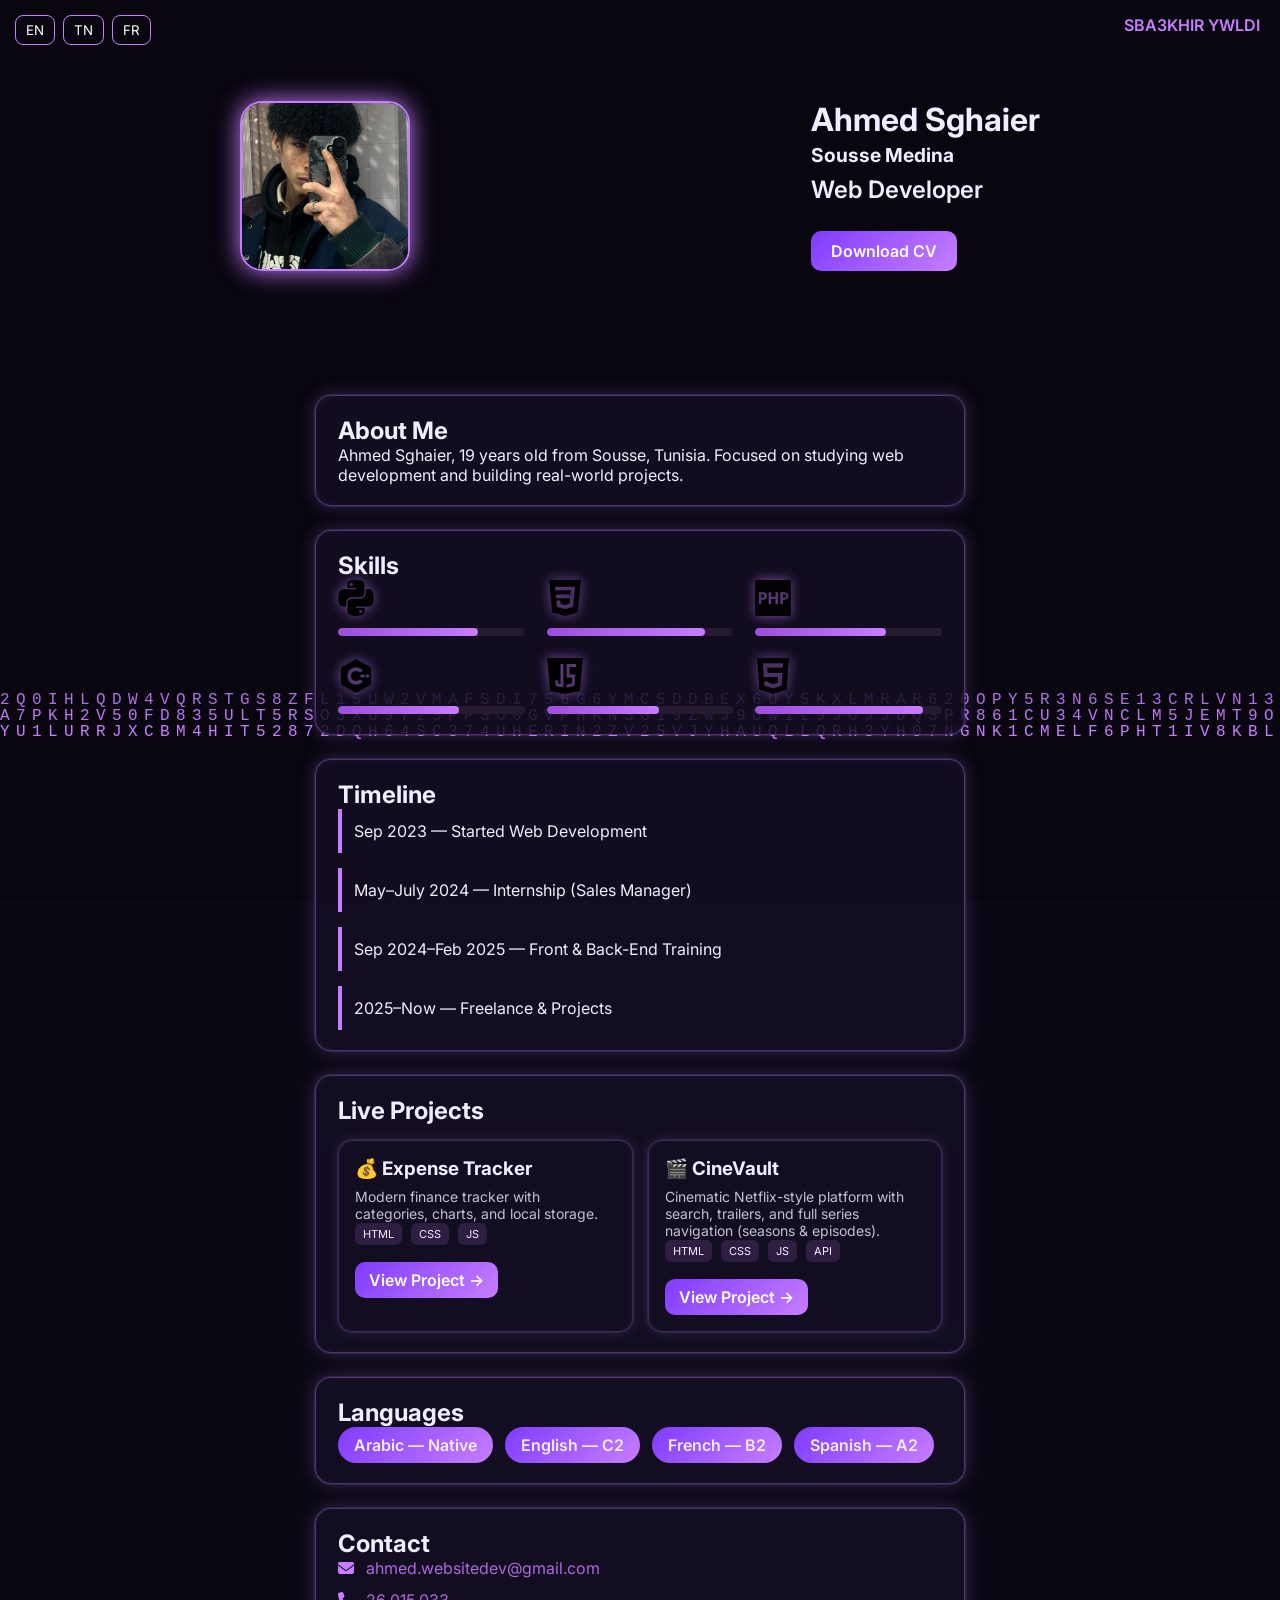
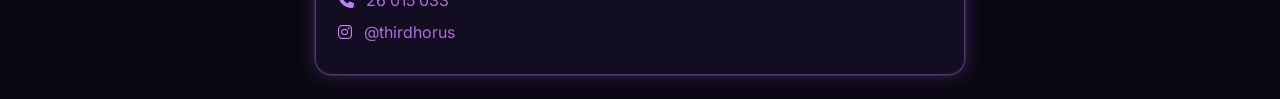
<file: index.html>
<!DOCTYPE html>
<html lang="en">
<head>
  <meta charset="UTF-8">
  <meta name="viewport" content="width=device-width, initial-scale=1.0">
  <title>Ahmed Sghaier | Portfolio</title>

  <link href="https://fonts.googleapis.com/css2?family=Inter:wght@400;600;700&display=swap" rel="stylesheet">
  <link rel="stylesheet" href="https://cdnjs.cloudflare.com/ajax/libs/font-awesome/6.5.0/css/all.min.css">
  <link rel="stylesheet" href="style.css">
</head>

<body>

<!-- BACKGROUND -->
<canvas id="matrix"></canvas>

<!-- EASTER EGG -->
<div class="top-right-title" id="easter-trigger">SBA3KHIR YWLDI</div>
<audio id="easter-audio" src="assets/audio/meme.mp3" preload="auto"></audio>

<!-- LANGUAGE SWITCHER -->
<div class="language-switcher">
  <button data-lang="en">EN</button>
  <button data-lang="tn">TN</button>
  <button data-lang="fr">FR</button>
</div>

<!-- ================= HERO ================= -->
<section class="hero">
  <img id="hero-pic" src="assets/your_picture.jpg" class="hero-pic" alt="Ahmed Picture">

  <div class="hero-text">
    <h1>Ahmed Sghaier</h1>
    <h3>Sousse Medina</h3>

    <h2
      data-text-En="Web Developer"
      data-text-Tn="Développeur Web"
      data-text-Fr="Développeur Web">
      Web Developer
    </h2>

    <a href="assets/cv.pdf" class="btn">Download CV</a>
  </div>
</section>

<!-- ================= ABOUT ================= -->
<section class="card">
  <h2>About Me</h2>
  <p>
    Ahmed Sghaier, 19 years old from Sousse, Tunisia.
    Focused on studying web development and building real-world projects.
  </p>
</section>

<!-- ================= SKILLS ================= -->
<section class="card">
  <h2>Skills</h2>

  <div class="skills-grid">
    <div class="skill"><img src="assets/logos/python.png"><div class="bar"><div class="bar-fill" data-level="75%"></div></div></div>
    <div class="skill"><img src="assets/logos/css.png"><div class="bar"><div class="bar-fill" data-level="85%"></div></div></div>
    <div class="skill"><img src="assets/logos/php.png"><div class="bar"><div class="bar-fill" data-level="70%"></div></div></div>
    <div class="skill"><img src="assets/logos/cpp.png"><div class="bar"><div class="bar-fill" data-level="65%"></div></div></div>
    <div class="skill"><img src="assets/logos/java.png"><div class="bar"><div class="bar-fill" data-level="60%"></div></div></div>
    <div class="skill"><img src="assets/logos/html.png"><div class="bar"><div class="bar-fill" data-level="90%"></div></div></div>
  </div>
</section>

<!-- ================= TIMELINE ================= -->
<section class="card">
  <h2>Timeline</h2>

  <div class="timeline">
    <div class="timeline-item">Sep 2023 — Started Web Development</div>
    <div class="timeline-item">May–July 2024 — Internship (Sales Manager)</div>
    <div class="timeline-item">Sep 2024–Feb 2025 — Front & Back-End Training</div>
    <div class="timeline-item">2025–Now — Freelance & Projects</div>
  </div>
</section>

<!-- ================= PROJECTS ================= -->
<section class="card">
  <h2 data-text-En="Live Projects" data-text-Tn="مشاريع حية" data-text-Fr="Projets en direct">
    Live Projects
  </h2>

  <div class="projects-grid">

    <div class="project-card">
      <h3>💰 Expense Tracker</h3>

      <p>
        Modern finance tracker with categories, charts, and local storage.
      </p>

      <div class="project-tech">
        <span>HTML</span>
        <span>CSS</span>
        <span>JS</span>
      </div>

      <a href="expense.html" target="_blank" class="project-btn">
        View Project →
      </a>
    </div>


<div class="project-card">
  <h3>🎬 CineVault</h3>

  <p>
    Cinematic Netflix-style platform with search, trailers, and full series navigation (seasons & episodes).
  </p>

  <div class="project-tech">
    <span>HTML</span>
    <span>CSS</span>
    <span>JS</span>
    <span>API</span>
  </div>

  <a href="cinevault.html" target="_blank" class="project-btn">
    View Project →
  </a>
</div>

  </div>
</section>

<!-- ================= LANGUAGES ================= -->
<section class="card">
  <h2>Languages</h2>

  <div class="language-pills">
    <span>Arabic — Native</span>
    <span>English — C2</span>
    <span>French — B2</span>
    <span>Spanish — A2</span>
  </div>
</section>

<!-- ================= CONTACT ================= -->
<section class="card">
  <h2>Contact</h2>

  <div class="contact">
    <div><i class="fa-solid fa-envelope"></i> <a href="mailto:ahmed.websitedev@gmail.com">ahmed.websitedev@gmail.com</a></div>
    <div><i class="fa-solid fa-phone"></i> <a href="tel:+21626015033">26 015 033</a></div>
    <div><i class="fa-brands fa-instagram"></i> <a href="https://www.instagram.com/thirdhorus/" target="_blank">@thirdhorus</a></div>
  </div>
</section>

<script src="script.js"></script>
</body>
</html>
</file>
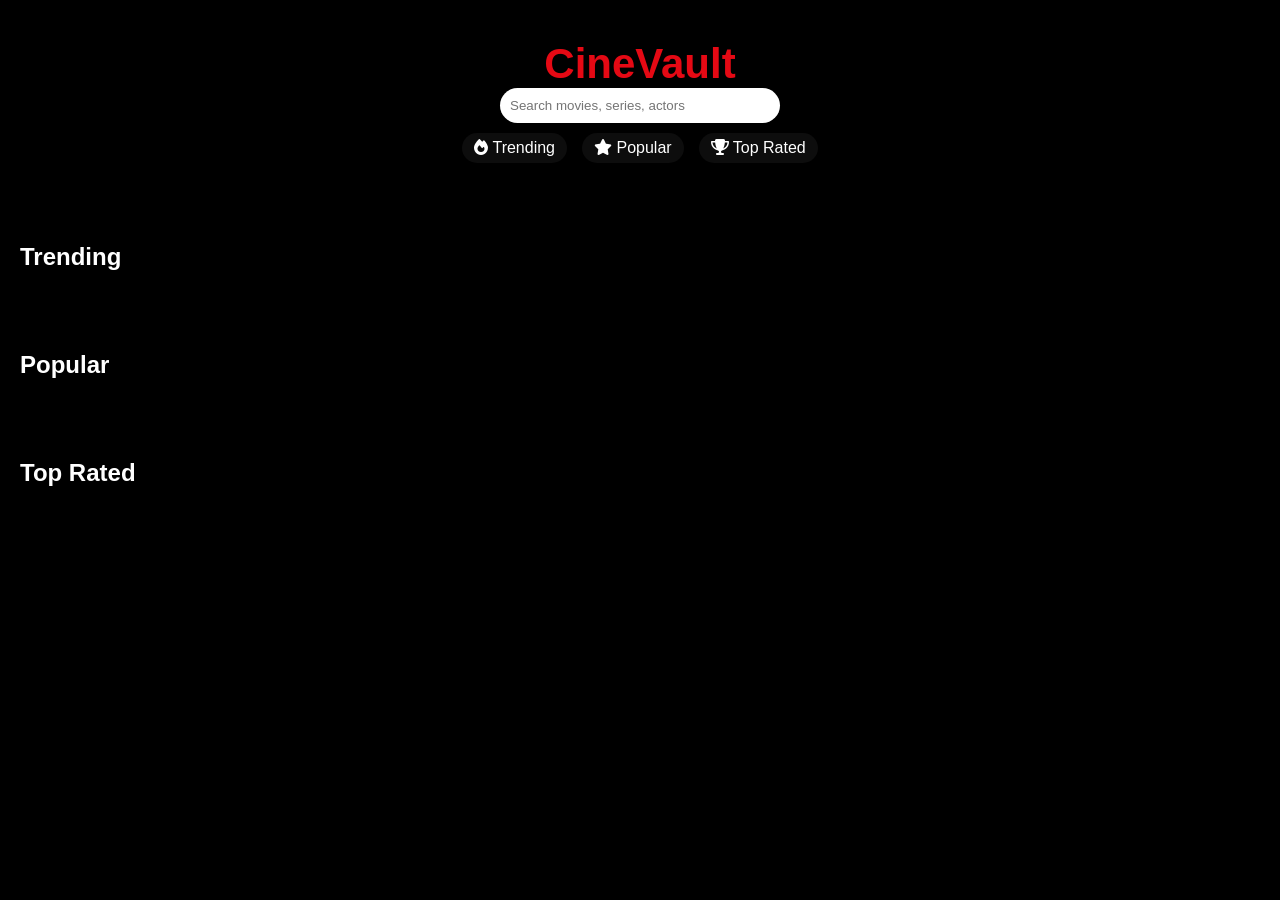
<file: cinevault.html>
<!DOCTYPE html>
<html lang="en">
<head>
<meta charset="UTF-8">
<title>CineVault</title>
<meta name="viewport" content="width=device-width, initial-scale=1.0">

<link rel="stylesheet" href="https://cdnjs.cloudflare.com/ajax/libs/font-awesome/6.5.0/css/all.min.css">

<style>

body {
  margin: 0;
  font-family: Arial, sans-serif;
  color: white;
  background: #000;
  overflow-x: hidden;
}

/* BACKDROP (ALWAYS ACTIVE SYSTEM) */
body::before {
  content: "";
  position: fixed;
  inset: 0;
  background-size: cover;
  background-position: center;
  filter: blur(45px) brightness(0.25);
  transform: scale(1.2);
  z-index: -2;
  transition: 0.5s ease;
}

body::after {
  content: "";
  position: fixed;
  inset: 0;
  background: radial-gradient(circle at top, transparent 10%, rgba(0,0,0,0.92) 80%);
  z-index: -1;
}

/* HERO */
.hero {
  text-align: center;
  padding: 40px 20px;
}

.logo {
  font-size: 42px;
  color: #e50914;
  font-weight: bold;
}

.search input {
  width: 260px;
  padding: 10px;
  border-radius: 30px;
  border: none;
  outline: none;
}

/* NAV */
.nav {
  display: flex;
  gap: 15px;
  justify-content: center;
  margin-top: 10px;
}

.nav div {
  cursor: pointer;
  padding: 6px 12px;
  border-radius: 20px;
  background: rgba(255,255,255,0.05);
}

/* ROWS */
.row {
  padding: 20px;
}

.cards {
  display: flex;
  gap: 12px;
  overflow-x: auto;
}

/* CARD */
.card {
  width: 140px;
  cursor: pointer;
  transition: 0.3s;
  flex-shrink: 0;
}

.card img {
  width: 100%;
  border-radius: 10px;
}

.card:hover {
  transform: scale(1.12);
}

/* DETAILS */
#details {
  display: none;
  padding: 20px;
}

.details-box {
  max-width: 1000px;
  margin: auto;
}

.poster {
  width: 180px;
  border-radius: 12px;
  float: left;
  margin-right: 20px;
}

/* BUTTON */
.btn {
  background: #e50914;
  border: none;
  padding: 10px 14px;
  color: white;
  border-radius: 20px;
  cursor: pointer;
}

/* ACTOR */
.actor {
  display: inline-block;
  padding: 5px 10px;
  background: rgba(255,255,255,0.1);
  border-radius: 8px;
  cursor: pointer;
  margin: 3px;
}

.actor:hover {
  background: #e50914;
}

/* EPISODES */
.episodes {
  display: flex;
  overflow-x: auto;
  gap: 10px;
  margin-top: 10px;
}

.ep {
  width: 150px;
  cursor: pointer;
}

.ep img {
  width: 100%;
  border-radius: 10px;
}

/* MODAL */
.modal {
  position: fixed;
  inset: 0;
  background: rgba(0,0,0,0.9);
  display: none;
  justify-content: center;
  align-items: center;
}

iframe {
  width: 80%;
  height: 60%;
}

</style>
</head>

<body>

<div class="hero">
  <div class="logo">CineVault</div>

  <div class="search">
    <input id="search" placeholder="Search movies, series, actors">
  </div>

  <div class="nav">
    <div onclick="loadTrending()"><i class="fa fa-fire"></i> Trending</div>
    <div onclick="loadPopular()"><i class="fa fa-star"></i> Popular</div>
    <div onclick="loadTop()"><i class="fa fa-trophy"></i> Top Rated</div>
  </div>
</div>

<div id="home">
  <div class="row">
    <h2>Trending</h2>
    <div class="cards" id="trending"></div>
  </div>

  <div class="row">
    <h2>Popular</h2>
    <div class="cards" id="popular"></div>
  </div>

  <div class="row">
    <h2>Top Rated</h2>
    <div class="cards" id="top"></div>
  </div>
</div>

<div id="details">
  <button class="btn" onclick="goBack()"><i class="fa fa-arrow-left"></i> Back</button>
  <div class="details-box" id="detailsBox"></div>
</div>

<div class="modal" id="modal" onclick="closeTrailer()">
  <iframe id="video"></iframe>
</div>

<script>

const API = "e80c4ac2851ab20db77422d53f9c846a";

let currentId = null;
let currentType = null;

/* BACKDROP */
function setBg(path){
  if(!path) return;
  document.body.style.backgroundImage =
    `url(https://image.tmdb.org/t/p/original${path})`;
}

/* LOAD LIST */
async function load(url, id){
  const res = await fetch(url);
  const data = await res.json();

  const box = document.getElementById(id);
  box.innerHTML = "";

  data.results.forEach(m=>{
    if(!m.poster_path) return;

    const div = document.createElement("div");
    div.className = "card";
    div.innerHTML = `<img src="https://image.tmdb.org/t/p/w500${m.poster_path}">`;

    div.onclick = ()=> openDetails(m.id, m.media_type || "movie");
    box.appendChild(div);
  });
}

/* NAV LOADERS */
function loadTrending(){
  load(`https://api.themoviedb.org/3/trending/all/day?api_key=${API}`,"trending");
}

function loadPopular(){
  load(`https://api.themoviedb.org/3/movie/popular?api_key=${API}`,"popular");
}

function loadTop(){
  load(`https://api.themoviedb.org/3/movie/top_rated?api_key=${API}`,"top");
}

/* SEARCH */
document.getElementById("search").addEventListener("input", async e=>{
  const q = e.target.value;
  if(q.length < 2) return loadTrending();

  const res = await fetch(`https://api.themoviedb.org/3/search/multi?api_key=${API}&query=${q}`);
  const data = await res.json();

  const box = document.getElementById("trending");
  box.innerHTML = "";

  data.results.forEach(m=>{
    if(!m.poster_path) return;

    const div = document.createElement("div");
    div.className = "card";
    div.innerHTML = `<img src="https://image.tmdb.org/t/p/w500${m.poster_path}">`;

    div.onclick = ()=> openDetails(m.id, m.media_type);
    box.appendChild(div);
  });
});

/* DETAILS */
async function openDetails(id,type){

  currentId = id;
  currentType = type;

  const res = await fetch(
    `https://api.themoviedb.org/3/${type}/${id}?api_key=${API}&append_to_response=videos,credits`
  );

  const data = await res.json();

  setBg(data.backdrop_path);

  document.getElementById("home").style.display="none";
  document.getElementById("details").style.display="block";

  const trailer = data.videos.results.find(v=>v.type==="Trailer");

  const actors = data.credits.cast.slice(0,6);

  let seasonsHTML = "";

  if(type === "tv"){
    seasonsHTML = `
      <h3>Seasons</h3>
      ${data.seasons.map(s=>
        `<div class="actor" onclick="loadSeason(${s.season_number})">${s.name}</div>`
      ).join("")}

      <div class="episodes" id="episodes"></div>
      <div id="epDetails"></div>
    `;
  }

  document.getElementById("detailsBox").innerHTML = `
    <img class="poster" src="https://image.tmdb.org/t/p/w500${data.poster_path}">

    <h1>${data.title || data.name}</h1>

    <p>⭐ ${data.vote_average} | ${data.runtime || "Series"}</p>

    <p>${data.overview}</p>

    <h3>Actors</h3>
    ${actors.map(a=>`
      <span class="actor" onclick="openActor(${a.id})">${a.name}</span>
    `).join("")}

    ${seasonsHTML}

    ${trailer ? `<button class="btn" onclick="playTrailer('${trailer.key}')">Trailer</button>` : ""}
  `;
}

/* SEASONS */
async function loadSeason(num){
  const res = await fetch(`https://api.themoviedb.org/3/tv/${currentId}/season/${num}?api_key=${API}`);
  const data = await res.json();

  const box = document.getElementById("episodes");
  box.innerHTML = "";

  data.episodes.forEach(ep=>{
    const div = document.createElement("div");
    div.className="ep";

    div.innerHTML = `
      <img src="https://image.tmdb.org/t/p/w300${ep.still_path}">
      <small>${ep.episode_number}. ${ep.name}</small>
    `;

    div.onclick = ()=>{
      document.getElementById("epDetails").innerHTML = `
        <h3>${ep.name}</h3>
        <p>${ep.overview}</p>
        <p>⭐ ${ep.vote_average}</p>
      `;
    };

    box.appendChild(div);
  });
}

/* ACTOR PAGE (REAL PROFILE) */
async function openActor(id){

  const res = await fetch(
    `https://api.themoviedb.org/3/person/${id}?api_key=${API}&append_to_response=combined_credits`
  );

  const data = await res.json();

  document.getElementById("home").style.display="none";
  document.getElementById("details").style.display="block";

  setBg(data.profile_path);

  const movies = data.combined_credits.cast.sort((a,b)=>b.popularity-a.popularity);

  document.getElementById("detailsBox").innerHTML = `
    <div style="display:flex; gap:20px; flex-wrap:wrap;">

      <img src="https://image.tmdb.org/t/p/w300${data.profile_path}"
      style="width:180px;border-radius:12px;">

      <div>
        <h1>${data.name}</h1>
        <p><b>Birthday:</b> ${data.birthday || "Unknown"}</p>
        <p>${(data.biography || "").slice(0,400)}...</p>
      </div>
    </div>

    <h2>Filmography</h2>

    <div style="display:flex; overflow-x:auto; gap:10px;">
      ${movies.slice(0,20).map(m=>`
        <div class="card" onclick="openDetails(${m.id},'${m.media_type}')">
          <img src="https://image.tmdb.org/t/p/w300${m.poster_path}">
        </div>
      `).join("")}
    </div>
  `;
}

/* TRAILER */
function playTrailer(key){
  document.getElementById("modal").style.display="flex";
  document.getElementById("video").src=`https://www.youtube.com/embed/${key}`;
}

function closeTrailer(){
  document.getElementById("modal").style.display="none";
  document.getElementById("video").src="";
}

/* BACK BUTTON (FIXED) */
function goBack(){
  document.getElementById("home").style.display="block";
  document.getElementById("details").style.display="none";
  loadTrending();
}

/* INIT */
loadTrending();
loadPopular();
loadTop();

</script>

</body>
</html>
</file>
<file: style.css>
/* =========================
   RESET + BASE
========================= */
*{
  margin:0;
  padding:0;
  box-sizing:border-box;
  font-family:'Inter',sans-serif;
}

body{
  background:#0b0814;
  color:#f1ecff;
  overflow-x:hidden;
}

/* =========================
   MATRIX CANVAS
========================= */
#matrix{
  position:fixed;
  inset:0;
  z-index:-1;
}

/* =========================
   TOP-RIGHT TITLE (EASTER EGG)
========================= */
.top-right-title{
  position:fixed;
  top:15px;
  right:20px;
  color:#c77dff;
  font-weight:600;
  cursor:pointer;
  z-index:1000;
}

/* =========================
   LANGUAGE SWITCHER
========================= */
.language-switcher{
  position:fixed;
  top:15px;
  left:15px;
  display:flex;
  gap:8px;
  z-index:1000;
}

.language-switcher button{
  background:transparent;
  border:1px solid #c77dff;
  color:#fff;
  padding:6px 10px;
  border-radius:8px;
  cursor:pointer;
  transition:all 0.2s ease;
}

.language-switcher button:hover{
  background:rgba(199,125,255,0.2);
}

/* =========================
   HERO SECTION
========================= */
.hero{
  display:flex;
  flex-wrap:wrap;
  align-items:center;
  justify-content:center;
  padding:70px 20px 40px;
  gap:20px;
  animation:floatHero 4s ease-in-out infinite alternate;
}

.hero-pic{
  width:170px;
  height:170px;
  object-fit:cover;
  border-radius:22px;
  border:2px solid #c77dff;
  box-shadow:0 0 25px #c77dff;
  transition:opacity 0.5s ease;
}

.hero-text{
  text-align:center;
  max-width:400px;
}

.hero-text h1{
  font-size:2rem;
  margin-bottom:4px;
}

.hero-text h3{
  font-size:1.2rem;
  margin-bottom:8px;
}

.hero-text h2{
  font-size:1.5rem;
  margin-bottom:12px;
  font-weight:600;
}

.btn{
  display:inline-block;
  margin-top:15px;
  padding:10px 20px;
  background:linear-gradient(135deg,#7f3cff,#c77dff);
  border-radius:10px;
  text-decoration:none;
  color:#fff;
  font-weight:600;
  transition:all 0.3s ease;
}

.btn:hover{
  transform:scale(1.05);
}

/* =========================
   CARDS (ALL SECTIONS)
========================= */
.card{
  max-width:650px;
  margin:24px auto;
  padding:20px 22px;
  background:rgba(20,15,35,0.85);
  border-radius:16px;

  /* Glow border */
  border:1px solid rgba(185,131,255,0.35);
  box-shadow:
    0 0 0 1px rgba(185,131,255,0.15),
    0 0 18px rgba(185,131,255,0.25),
    inset 0 0 12px rgba(185,131,255,0.05);

  /* Fade in / float effect */
  opacity:0;
  transform:translateY(25px);
  transition:
    opacity 0.8s ease,
    transform 0.8s ease,
    box-shadow 0.3s ease;
  animation:floatCard 6s ease-in-out infinite alternate;
}

@media (hover:hover){
  .card:hover{
    box-shadow:
      0 0 0 1px rgba(199,125,255,0.4),
      0 0 26px rgba(199,125,255,0.45),
      inset 0 0 14px rgba(199,125,255,0.08);
  }
}

/* =========================
   SKILLS GRID
========================= */
.skills-grid{
  display:grid;
  grid-template-columns:1fr 1fr;
  gap:22px;
}

.skill img{
  width:36px;
  margin-bottom:8px;
  filter:drop-shadow(0 0 6px rgba(199,125,255,0.6));
}

.bar{
  height:8px;
  background:#261a33;
  border-radius:10px;
  overflow:hidden;
}

.bar-fill{
  height:100%;
  width:0;
  background:linear-gradient(90deg,#9d4edd,#c77dff);
  border-radius:10px;
  transition:width 1.4s ease;
}

/* =========================
   TIMELINE
========================= */
.timeline{
  display:flex;
  flex-direction:column;
  gap:15px;
}

.timeline-item{
  padding:12px;
  border-left:4px solid #c77dff;
}

/* =========================
   LANGUAGE PILLS
========================= */
.language-pills{
  display:flex;
  flex-wrap:wrap;
  gap:12px;
}

.language-pills span{
  background:linear-gradient(135deg,#7f3cff,#c77dff);
  padding:8px 16px;
  border-radius:999px;
  font-weight:600;
}

/* =========================
   lIVE PROJECTS
========================= */

.projects-grid {
  display: grid;
  grid-template-columns: repeat(auto-fit, minmax(220px, 1fr));
  gap: 15px;
  margin-top: 15px;
}

/* MATCHES .card STYLE */
.project-card {
  padding: 16px;
  border-radius: 14px;

  background: rgba(20,15,35,0.85);

  border: 1px solid rgba(185,131,255,0.25);

  box-shadow:
    0 0 0 1px rgba(185,131,255,0.1),
    0 0 12px rgba(185,131,255,0.2),
    inset 0 0 8px rgba(185,131,255,0.05);

  transition: all 0.3s ease;
}

/* HOVER = SAME AS CARDS */
.project-card:hover {
  transform: translateY(-4px);

  box-shadow:
    0 0 0 1px rgba(199,125,255,0.4),
    0 0 20px rgba(199,125,255,0.35),
    inset 0 0 10px rgba(199,125,255,0.08);
}

/* TEXT */
.project-card h3 {
  margin-bottom: 8px;
}

.project-card p {
  font-size: 14px;
  opacity: 0.8;
}

/* TECH TAGS */
.project-tech {
  margin-bottom: 10px;
}

.project-tech span {
  background: rgba(199,125,255,0.15);
  padding: 4px 8px;
  border-radius: 6px;
  font-size: 11px;
  margin-right: 5px;
}

/* BUTTON (MATCH YOUR THEME) */
.project-btn {
  display: inline-block;
  margin-top: 10px;
  padding: 8px 14px;

  background: linear-gradient(135deg,#7f3cff,#c77dff);
  color: white;

  border-radius: 10px;
  text-decoration: none;
  font-weight: 600;

  transition: 0.2s;
}

.project-btn:hover {
  transform: scale(1.05);
} 

/* =========================
   CONTACT
========================= */
.contact div{
  margin-bottom:12px;
}

.contact i{
  margin-right:8px;
  color:#c77dff;
}

.contact a{
  color:rgba(199,125,255,0.85);
  text-decoration:none;
  transition:all 0.3s ease;
}

.contact a:hover{
  color:#c77dff;
  text-decoration:underline;
}

/* =========================
   RESPONSIVE
========================= */
@media(min-width:1024px){
  .hero{
    flex-wrap:nowrap;
    justify-content:space-around;
    padding:100px 50px;
  }
  .hero-text{text-align:left;}
  .skills-grid{grid-template-columns:repeat(3,1fr);}
}

@media(max-width:600px){
  .card{margin:16px;}
}

/* =========================
   ANIMATIONS
========================= */
@keyframes floatCard{
  0%{transform:translateY(25px);}
  50%{transform:translateY(20px);}
  100%{transform:translateY(25px);}
}

@keyframes floatHero{
  0%{transform:translateY(0);}
  50%{transform:translateY(8px);}
  100%{transform:translateY(0);}
}
</file>
